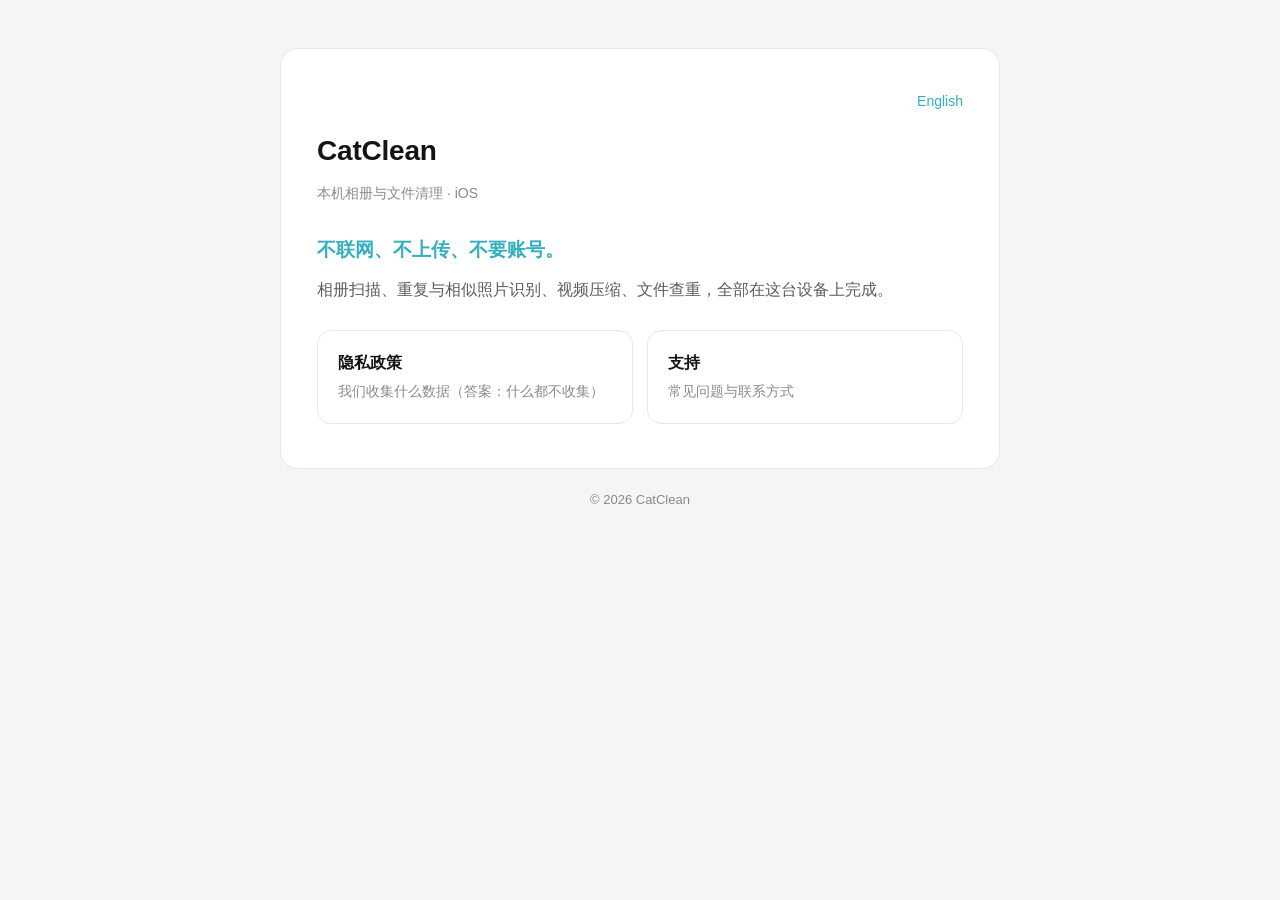
<file: index.html>
<!doctype html>
<html lang="zh-Hans">
<head>
  <meta charset="utf-8">
  <meta name="viewport" content="width=device-width, initial-scale=1">
  <title>CatClean</title>
  <link rel="stylesheet" href="style.css">
</head>
<body>
  <main>
    <p class="meta lang"><a href="en/index.html">English</a></p>
    <h1>CatClean</h1>
    <p class="meta">本机相册与文件清理 · iOS</p>
    <p class="lead"><strong>不联网、不上传、不要账号。</strong></p>
    <p>相册扫描、重复与相似照片识别、视频压缩、文件查重，全部在这台设备上完成。</p>

    <div class="cards">
      <a class="card" href="privacy.html">
        <b>隐私政策</b>
        <span>我们收集什么数据（答案：什么都不收集）</span>
      </a>
      <a class="card" href="support.html">
        <b>支持</b>
        <span>常见问题与联系方式</span>
      </a>
    </div>
  </main>
  <footer>© 2026 CatClean</footer>
</body>
</html>
</file>
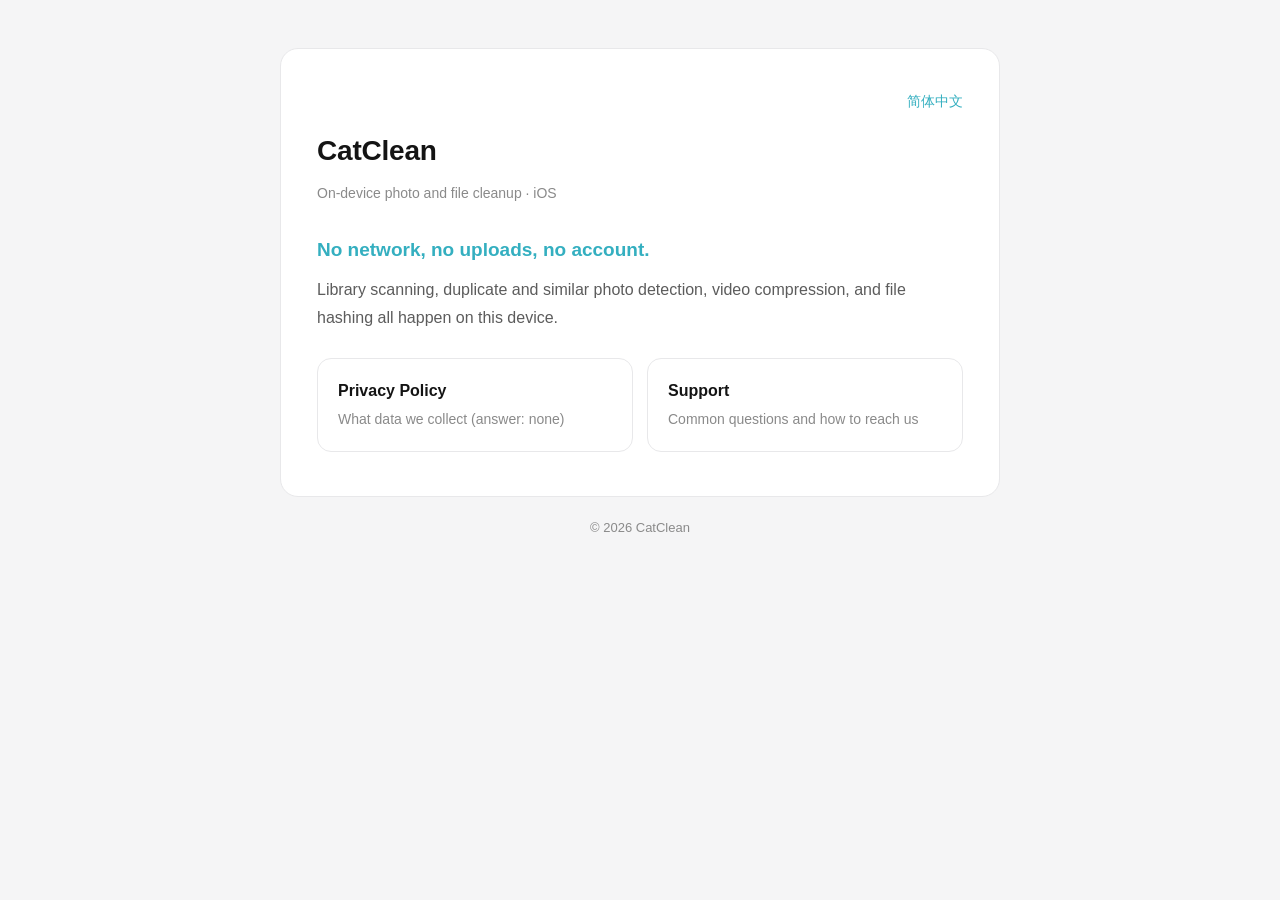
<file: en/index.html>
<!doctype html>
<html lang="en">
<head>
  <meta charset="utf-8">
  <meta name="viewport" content="width=device-width, initial-scale=1">
  <title>CatClean</title>
  <link rel="stylesheet" href="../style.css">
</head>
<body>
  <main>
    <p class="meta lang"><a href="../index.html">简体中文</a></p>
    <h1>CatClean</h1>
    <p class="meta">On-device photo and file cleanup · iOS</p>
    <p class="lead"><strong>No network, no uploads, no account.</strong></p>
    <p>Library scanning, duplicate and similar photo detection, video compression, and file
       hashing all happen on this device.</p>

    <div class="cards">
      <a class="card" href="privacy.html">
        <b>Privacy Policy</b>
        <span>What data we collect (answer: none)</span>
      </a>
      <a class="card" href="support.html">
        <b>Support</b>
        <span>Common questions and how to reach us</span>
      </a>
    </div>
  </main>
  <footer>© 2026 CatClean</footer>
</body>
</html>
</file>
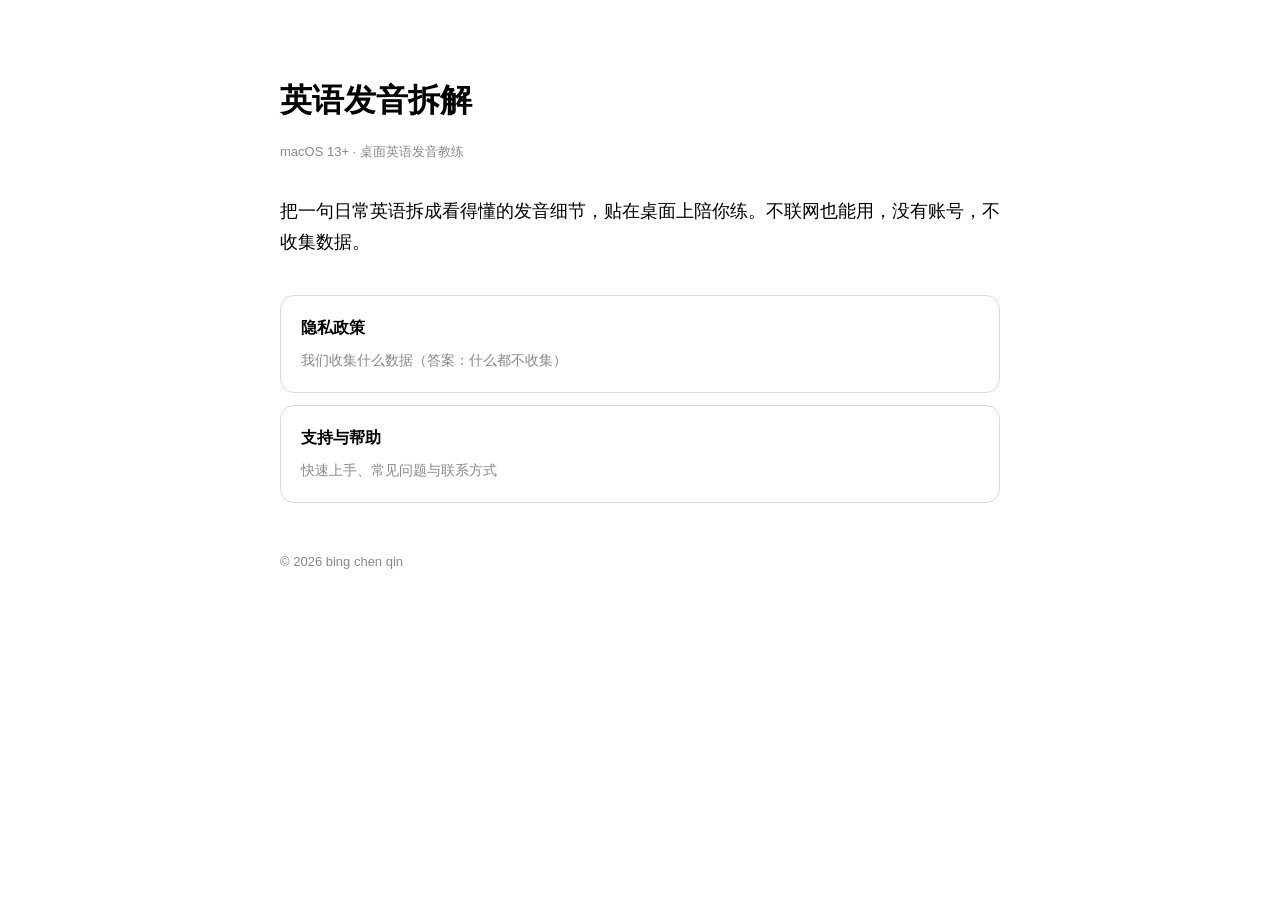
<file: soundbreakdown/index.html>
<!DOCTYPE html>
<html lang="zh-Hans">
<head>
<meta charset="utf-8">
<meta name="viewport" content="width=device-width, initial-scale=1">
<title>英语发音拆解</title>
<style>
  :root { color-scheme: light dark; }
  body { font: 16px/1.75 -apple-system, BlinkMacSystemFont, "SF Pro Text", "PingFang SC", sans-serif;
         max-width: 720px; margin: 0 auto; padding: 72px 24px 96px; }
  h1 { font-size: 32px; margin: 0 0 6px; }
  .meta { color: #888; font-size: 13px; margin-bottom: 32px; }
  .lead { font-size: 18px; }
  .cards { display: grid; gap: 12px; margin: 36px 0; }
  a.card { display: block; padding: 18px 20px; border: 1px solid rgba(127,127,127,.28);
           border-radius: 14px; text-decoration: none; color: inherit; }
  a.card:hover { border-color: #6b5cff; }
  b { display: block; font-size: 16px; margin-bottom: 4px; }
  span { color: #888; font-size: 14px; }
  footer { color: #888; font-size: 13px; margin-top: 48px; }
</style>
</head>
<body>
  <h1>英语发音拆解</h1>
  <p class="meta">macOS 13+ · 桌面英语发音教练</p>
  <p class="lead">把一句日常英语拆成看得懂的发音细节，贴在桌面上陪你练。不联网也能用，没有账号，不收集数据。</p>

  <div class="cards">
    <a class="card" href="privacy.html">
      <b>隐私政策</b>
      <span>我们收集什么数据（答案：什么都不收集）</span>
    </a>
    <a class="card" href="support.html">
      <b>支持与帮助</b>
      <span>快速上手、常见问题与联系方式</span>
    </a>
  </div>

  <footer>© 2026 bing chen qin</footer>
</body>
</html>
</file>
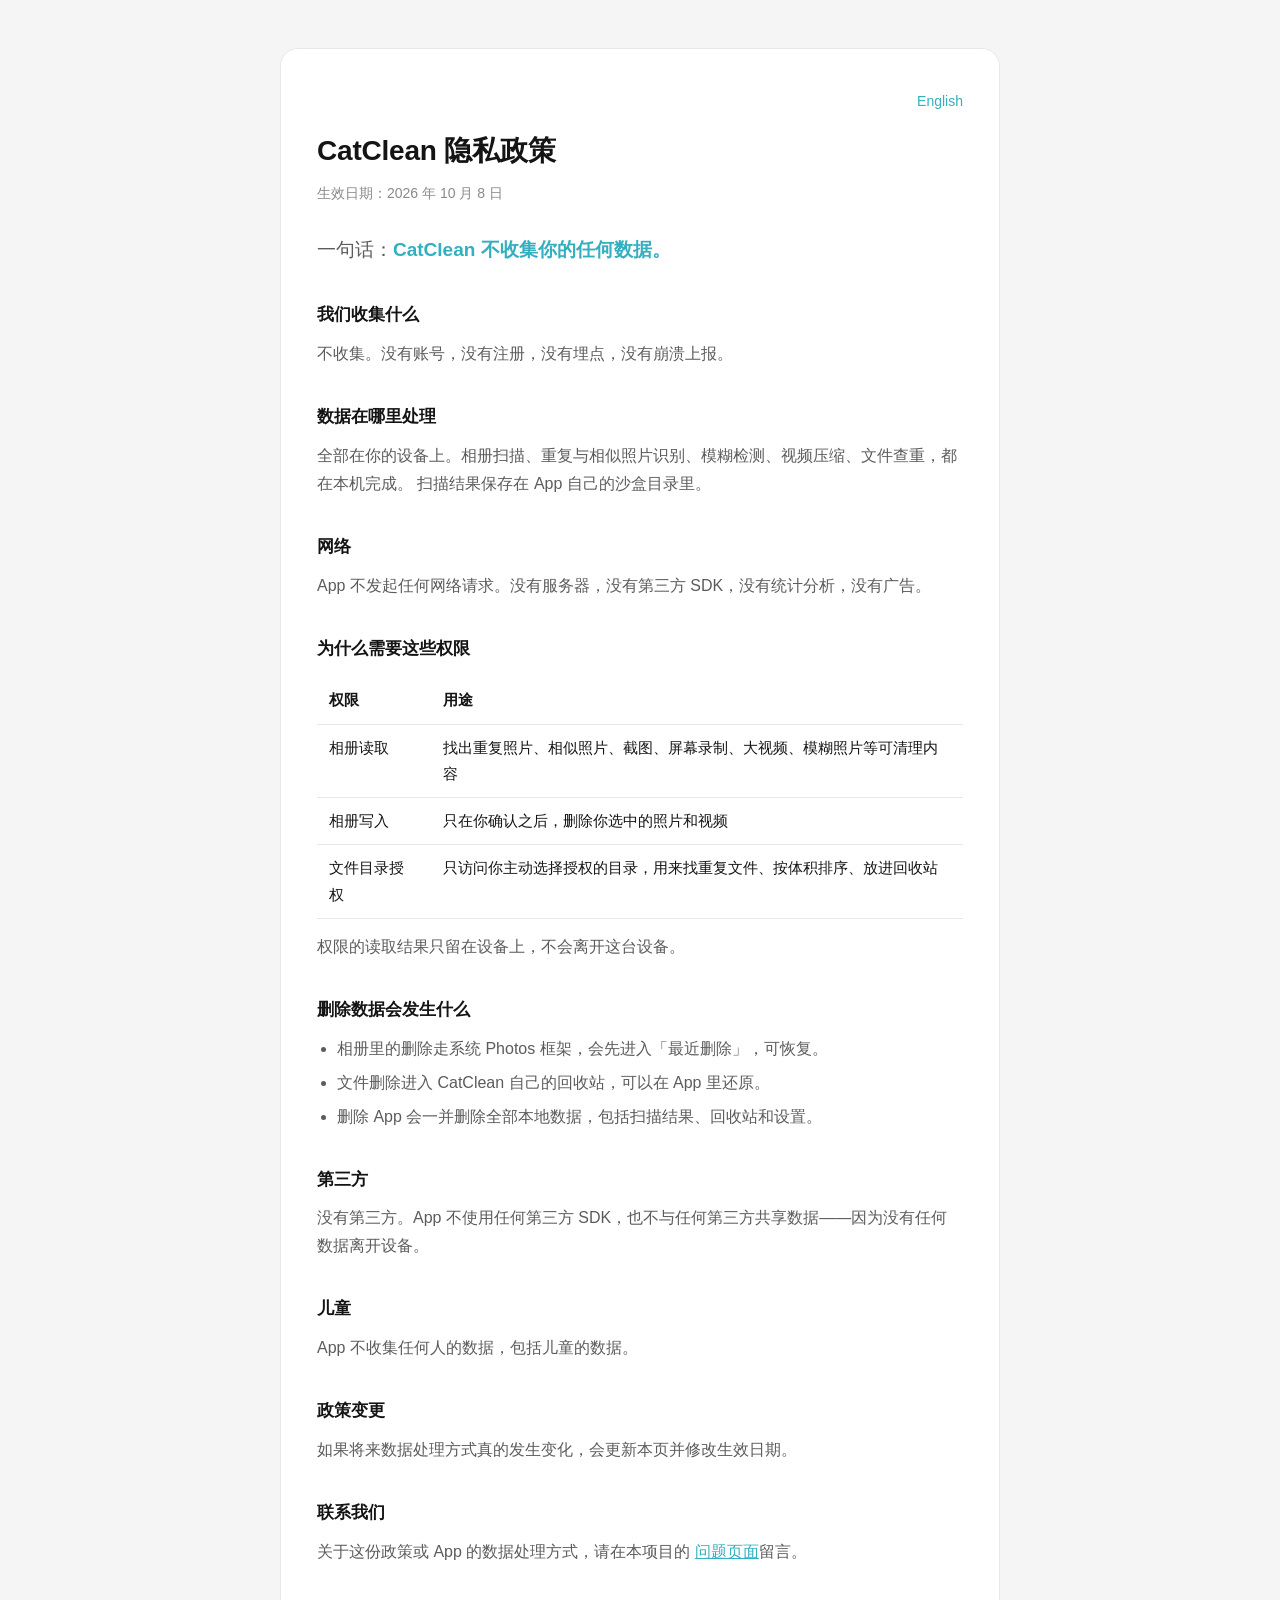
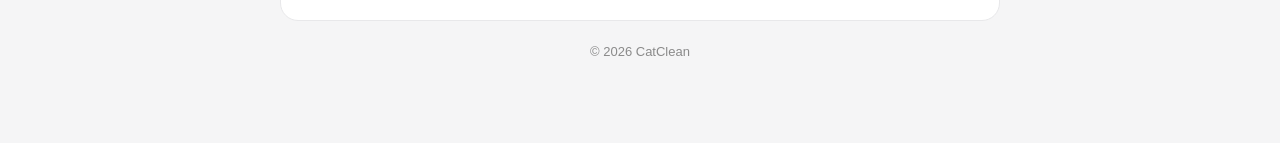
<file: privacy.html>
<!doctype html>
<html lang="zh-Hans">
<head>
  <meta charset="utf-8">
  <meta name="viewport" content="width=device-width, initial-scale=1">
  <title>隐私政策 · CatClean</title>
  <link rel="stylesheet" href="style.css">
</head>
<body>
  <main>
    <p class="meta lang"><a href="en/privacy.html">English</a></p>
    <h1>CatClean 隐私政策</h1>
    <p class="meta">生效日期：2026 年 10 月 8 日</p>

    <p class="lead">一句话：<strong>CatClean 不收集你的任何数据。</strong></p>

    <h2>我们收集什么</h2>
    <p>不收集。没有账号，没有注册，没有埋点，没有崩溃上报。</p>

    <h2>数据在哪里处理</h2>
    <p>全部在你的设备上。相册扫描、重复与相似照片识别、模糊检测、视频压缩、文件查重，都在本机完成。
       扫描结果保存在 App 自己的沙盒目录里。</p>

    <h2>网络</h2>
    <p>App 不发起任何网络请求。没有服务器，没有第三方 SDK，没有统计分析，没有广告。</p>

    <h2>为什么需要这些权限</h2>
    <table>
      <tr><th>权限</th><th>用途</th></tr>
      <tr><td>相册读取</td><td>找出重复照片、相似照片、截图、屏幕录制、大视频、模糊照片等可清理内容</td></tr>
      <tr><td>相册写入</td><td>只在你确认之后，删除你选中的照片和视频</td></tr>
      <tr><td>文件目录授权</td><td>只访问你主动选择授权的目录，用来找重复文件、按体积排序、放进回收站</td></tr>
    </table>
    <p>权限的读取结果只留在设备上，不会离开这台设备。</p>

    <h2>删除数据会发生什么</h2>
    <ul>
      <li>相册里的删除走系统 Photos 框架，会先进入「最近删除」，可恢复。</li>
      <li>文件删除进入 CatClean 自己的回收站，可以在 App 里还原。</li>
      <li>删除 App 会一并删除全部本地数据，包括扫描结果、回收站和设置。</li>
    </ul>

    <h2>第三方</h2>
    <p>没有第三方。App 不使用任何第三方 SDK，也不与任何第三方共享数据——因为没有任何数据离开设备。</p>

    <h2>儿童</h2>
    <p>App 不收集任何人的数据，包括儿童的数据。</p>

    <h2>政策变更</h2>
    <p>如果将来数据处理方式真的发生变化，会更新本页并修改生效日期。</p>

    <h2>联系我们</h2>
    <p>关于这份政策或 App 的数据处理方式，请在本项目的
       <a href="https://github.com/showtestlog/catclean-site/issues">问题页面</a>留言。</p>
  </main>
  <footer>© 2026 CatClean</footer>
</body>
</html>
</file>
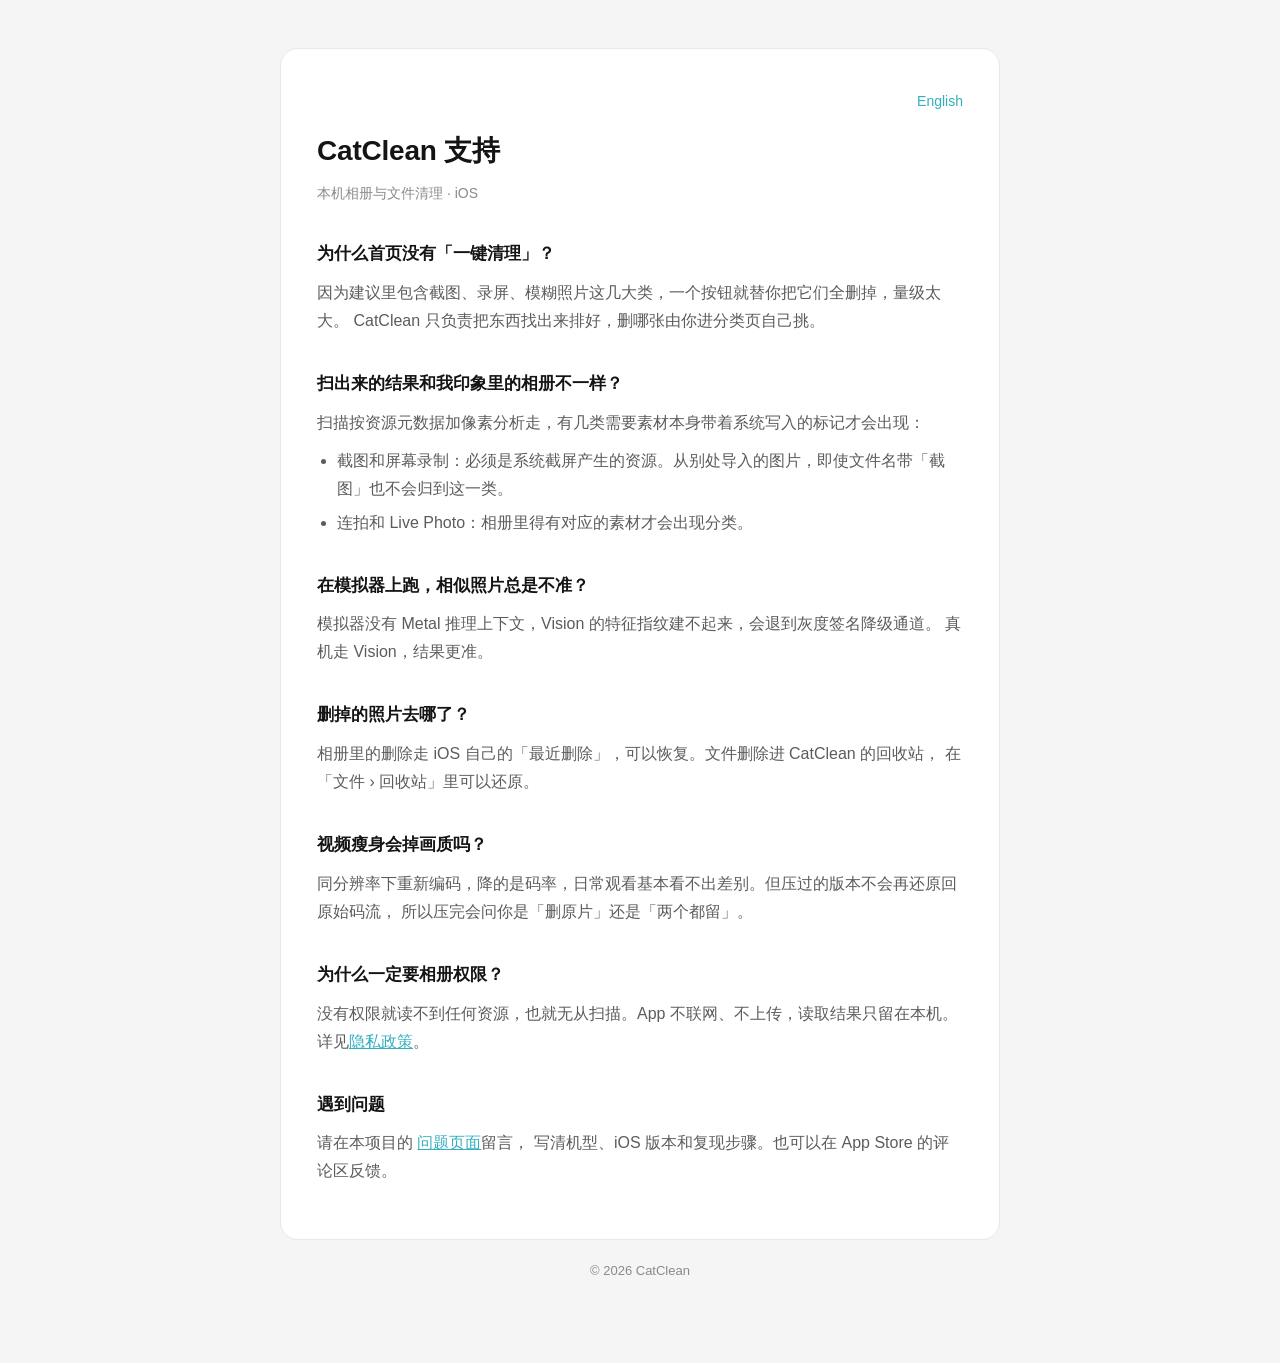
<file: support.html>
<!doctype html>
<html lang="zh-Hans">
<head>
  <meta charset="utf-8">
  <meta name="viewport" content="width=device-width, initial-scale=1">
  <title>支持 · CatClean</title>
  <link rel="stylesheet" href="style.css">
</head>
<body>
  <main>
    <p class="meta lang"><a href="en/support.html">English</a></p>
    <h1>CatClean 支持</h1>
    <p class="meta">本机相册与文件清理 · iOS</p>

    <h2>为什么首页没有「一键清理」？</h2>
    <p>因为建议里包含截图、录屏、模糊照片这几大类，一个按钮就替你把它们全删掉，量级太大。
       CatClean 只负责把东西找出来排好，删哪张由你进分类页自己挑。</p>

    <h2>扫出来的结果和我印象里的相册不一样？</h2>
    <p>扫描按资源元数据加像素分析走，有几类需要素材本身带着系统写入的标记才会出现：</p>
    <ul>
      <li>截图和屏幕录制：必须是系统截屏产生的资源。从别处导入的图片，即使文件名带「截图」也不会归到这一类。</li>
      <li>连拍和 Live Photo：相册里得有对应的素材才会出现分类。</li>
    </ul>

    <h2>在模拟器上跑，相似照片总是不准？</h2>
    <p>模拟器没有 Metal 推理上下文，Vision 的特征指纹建不起来，会退到灰度签名降级通道。
       真机走 Vision，结果更准。</p>

    <h2>删掉的照片去哪了？</h2>
    <p>相册里的删除走 iOS 自己的「最近删除」，可以恢复。文件删除进 CatClean 的回收站，
       在「文件 › 回收站」里可以还原。</p>

    <h2>视频瘦身会掉画质吗？</h2>
    <p>同分辨率下重新编码，降的是码率，日常观看基本看不出差别。但压过的版本不会再还原回原始码流，
       所以压完会问你是「删原片」还是「两个都留」。</p>

    <h2>为什么一定要相册权限？</h2>
    <p>没有权限就读不到任何资源，也就无从扫描。App 不联网、不上传，读取结果只留在本机。
       详见<a href="privacy.html">隐私政策</a>。</p>

    <h2>遇到问题</h2>
    <p>请在本项目的
       <a href="https://github.com/showtestlog/catclean-site/issues">问题页面</a>留言，
       写清机型、iOS 版本和复现步骤。也可以在 App Store 的评论区反馈。</p>
  </main>
  <footer>© 2026 CatClean</footer>
</body>
</html>
</file>
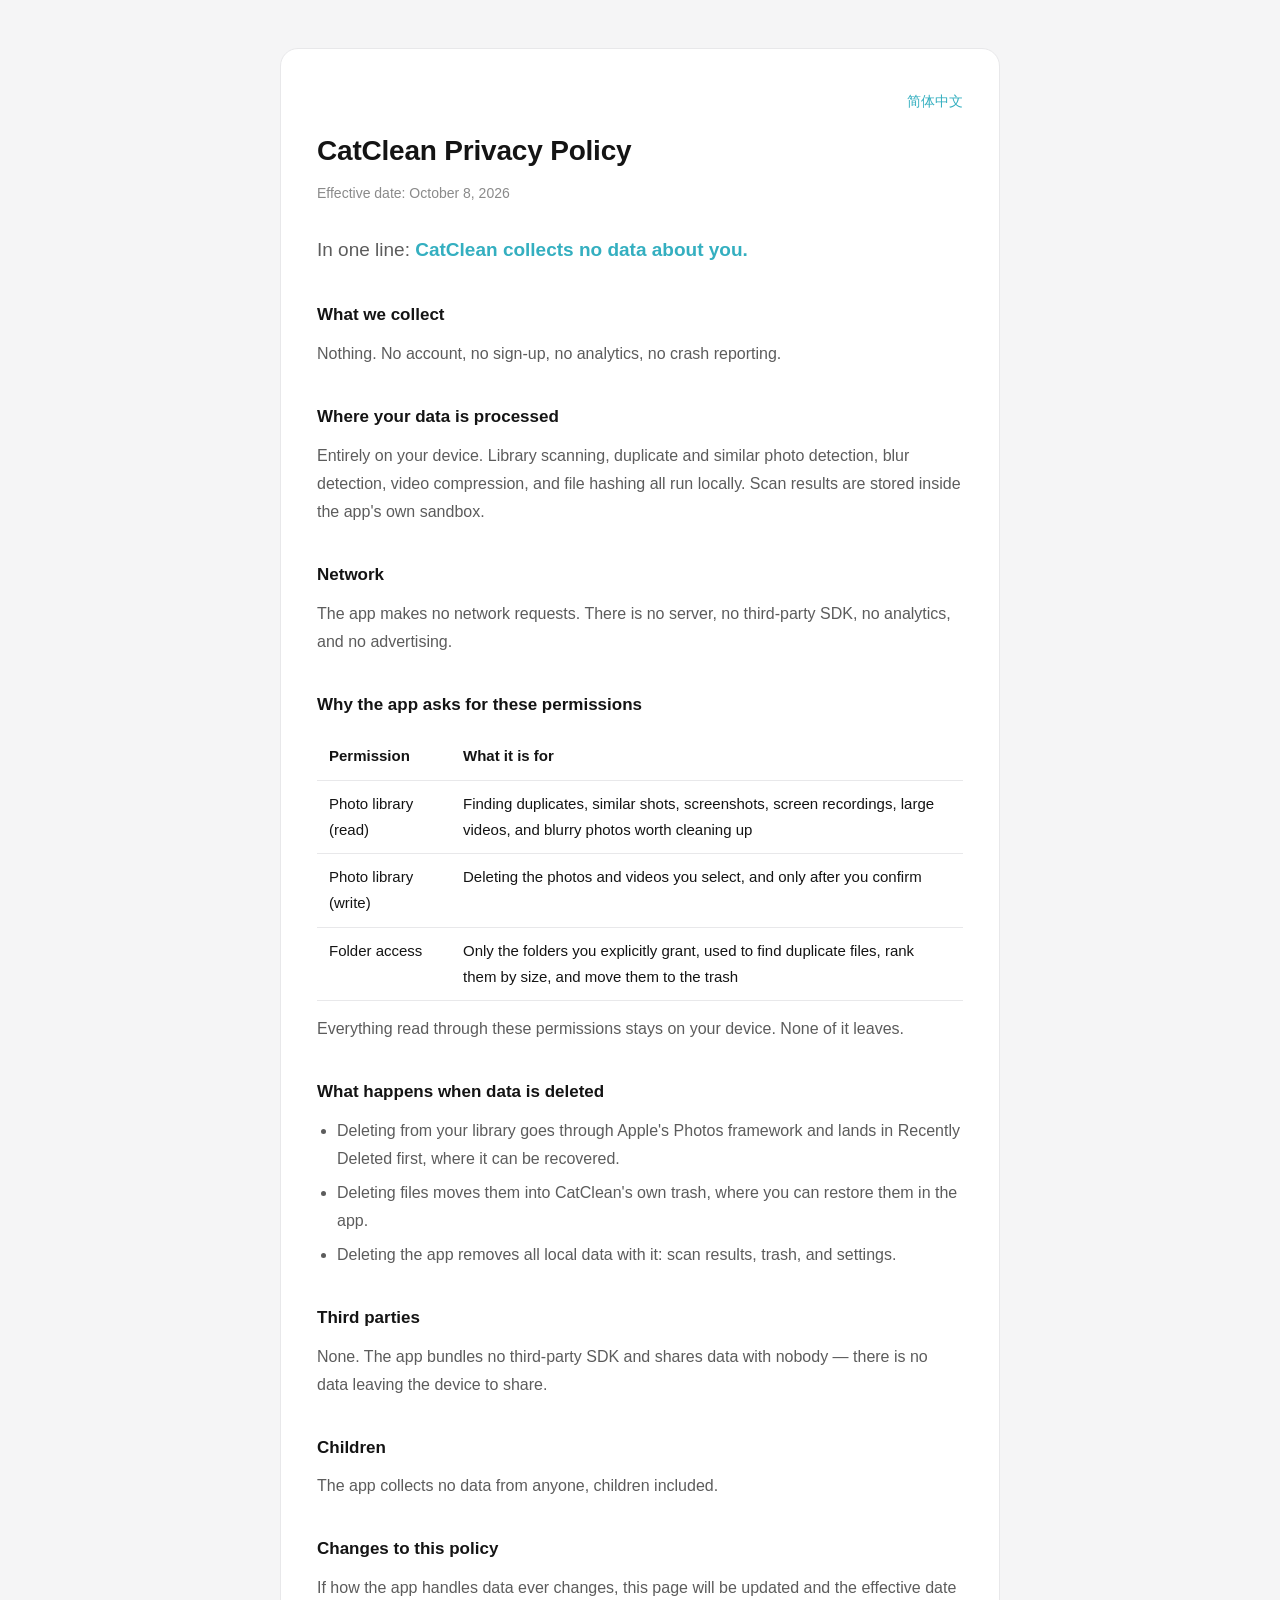
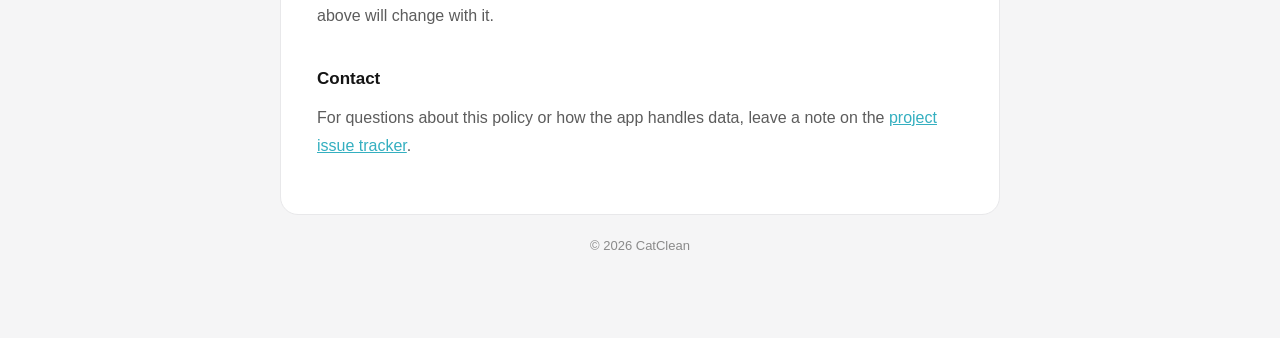
<file: en/privacy.html>
<!doctype html>
<html lang="en">
<head>
  <meta charset="utf-8">
  <meta name="viewport" content="width=device-width, initial-scale=1">
  <title>Privacy Policy · CatClean</title>
  <link rel="stylesheet" href="../style.css">
</head>
<body>
  <main>
    <p class="meta lang"><a href="../privacy.html">简体中文</a></p>
    <h1>CatClean Privacy Policy</h1>
    <p class="meta">Effective date: October 8, 2026</p>

    <p class="lead">In one line: <strong>CatClean collects no data about you.</strong></p>

    <h2>What we collect</h2>
    <p>Nothing. No account, no sign-up, no analytics, no crash reporting.</p>

    <h2>Where your data is processed</h2>
    <p>Entirely on your device. Library scanning, duplicate and similar photo detection, blur
       detection, video compression, and file hashing all run locally. Scan results are stored
       inside the app's own sandbox.</p>

    <h2>Network</h2>
    <p>The app makes no network requests. There is no server, no third-party SDK, no analytics,
       and no advertising.</p>

    <h2>Why the app asks for these permissions</h2>
    <table>
      <tr><th>Permission</th><th>What it is for</th></tr>
      <tr><td>Photo library (read)</td><td>Finding duplicates, similar shots, screenshots, screen recordings, large videos, and blurry photos worth cleaning up</td></tr>
      <tr><td>Photo library (write)</td><td>Deleting the photos and videos you select, and only after you confirm</td></tr>
      <tr><td>Folder access</td><td>Only the folders you explicitly grant, used to find duplicate files, rank them by size, and move them to the trash</td></tr>
    </table>
    <p>Everything read through these permissions stays on your device. None of it leaves.</p>

    <h2>What happens when data is deleted</h2>
    <ul>
      <li>Deleting from your library goes through Apple's Photos framework and lands in Recently
          Deleted first, where it can be recovered.</li>
      <li>Deleting files moves them into CatClean's own trash, where you can restore them in the app.</li>
      <li>Deleting the app removes all local data with it: scan results, trash, and settings.</li>
    </ul>

    <h2>Third parties</h2>
    <p>None. The app bundles no third-party SDK and shares data with nobody — there is no data
       leaving the device to share.</p>

    <h2>Children</h2>
    <p>The app collects no data from anyone, children included.</p>

    <h2>Changes to this policy</h2>
    <p>If how the app handles data ever changes, this page will be updated and the effective date
       above will change with it.</p>

    <h2>Contact</h2>
    <p>For questions about this policy or how the app handles data, leave a note on the
       <a href="https://github.com/showtestlog/catclean-site/issues">project issue tracker</a>.</p>
  </main>
  <footer>© 2026 CatClean</footer>
</body>
</html>
</file>
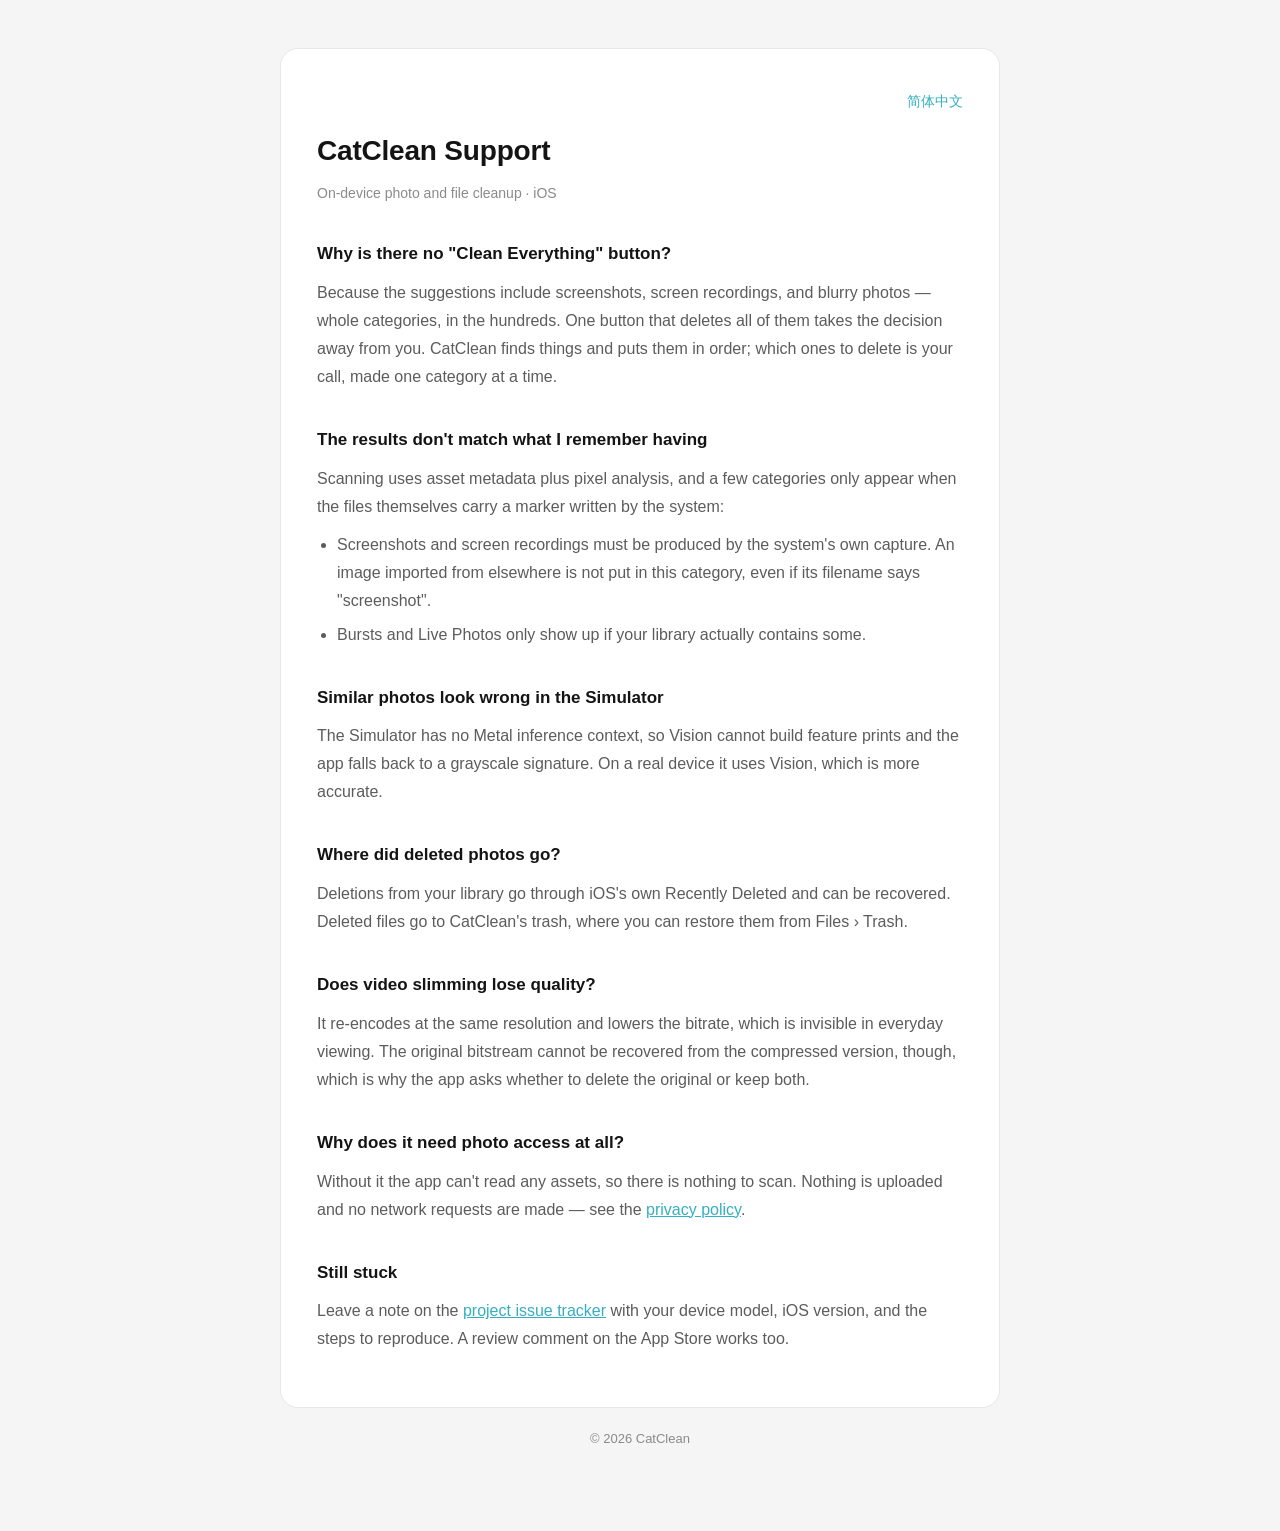
<file: en/support.html>
<!doctype html>
<html lang="en">
<head>
  <meta charset="utf-8">
  <meta name="viewport" content="width=device-width, initial-scale=1">
  <title>Support · CatClean</title>
  <link rel="stylesheet" href="../style.css">
</head>
<body>
  <main>
    <p class="meta lang"><a href="../support.html">简体中文</a></p>
    <h1>CatClean Support</h1>
    <p class="meta">On-device photo and file cleanup · iOS</p>

    <h2>Why is there no "Clean Everything" button?</h2>
    <p>Because the suggestions include screenshots, screen recordings, and blurry photos — whole
       categories, in the hundreds. One button that deletes all of them takes the decision away
       from you. CatClean finds things and puts them in order; which ones to delete is your call,
       made one category at a time.</p>

    <h2>The results don't match what I remember having</h2>
    <p>Scanning uses asset metadata plus pixel analysis, and a few categories only appear when the
       files themselves carry a marker written by the system:</p>
    <ul>
      <li>Screenshots and screen recordings must be produced by the system's own capture. An image
          imported from elsewhere is not put in this category, even if its filename says
          "screenshot".</li>
      <li>Bursts and Live Photos only show up if your library actually contains some.</li>
    </ul>

    <h2>Similar photos look wrong in the Simulator</h2>
    <p>The Simulator has no Metal inference context, so Vision cannot build feature prints and the
       app falls back to a grayscale signature. On a real device it uses Vision, which is more
       accurate.</p>

    <h2>Where did deleted photos go?</h2>
    <p>Deletions from your library go through iOS's own Recently Deleted and can be recovered.
       Deleted files go to CatClean's trash, where you can restore them from Files › Trash.</p>

    <h2>Does video slimming lose quality?</h2>
    <p>It re-encodes at the same resolution and lowers the bitrate, which is invisible in everyday
       viewing. The original bitstream cannot be recovered from the compressed version, though,
       which is why the app asks whether to delete the original or keep both.</p>

    <h2>Why does it need photo access at all?</h2>
    <p>Without it the app can't read any assets, so there is nothing to scan. Nothing is uploaded
       and no network requests are made — see the <a href="privacy.html">privacy policy</a>.</p>

    <h2>Still stuck</h2>
    <p>Leave a note on the
       <a href="https://github.com/showtestlog/catclean-site/issues">project issue tracker</a> with
       your device model, iOS version, and the steps to reproduce. A review comment on the App
       Store works too.</p>
  </main>
  <footer>© 2026 CatClean</footer>
</body>
</html>
</file>
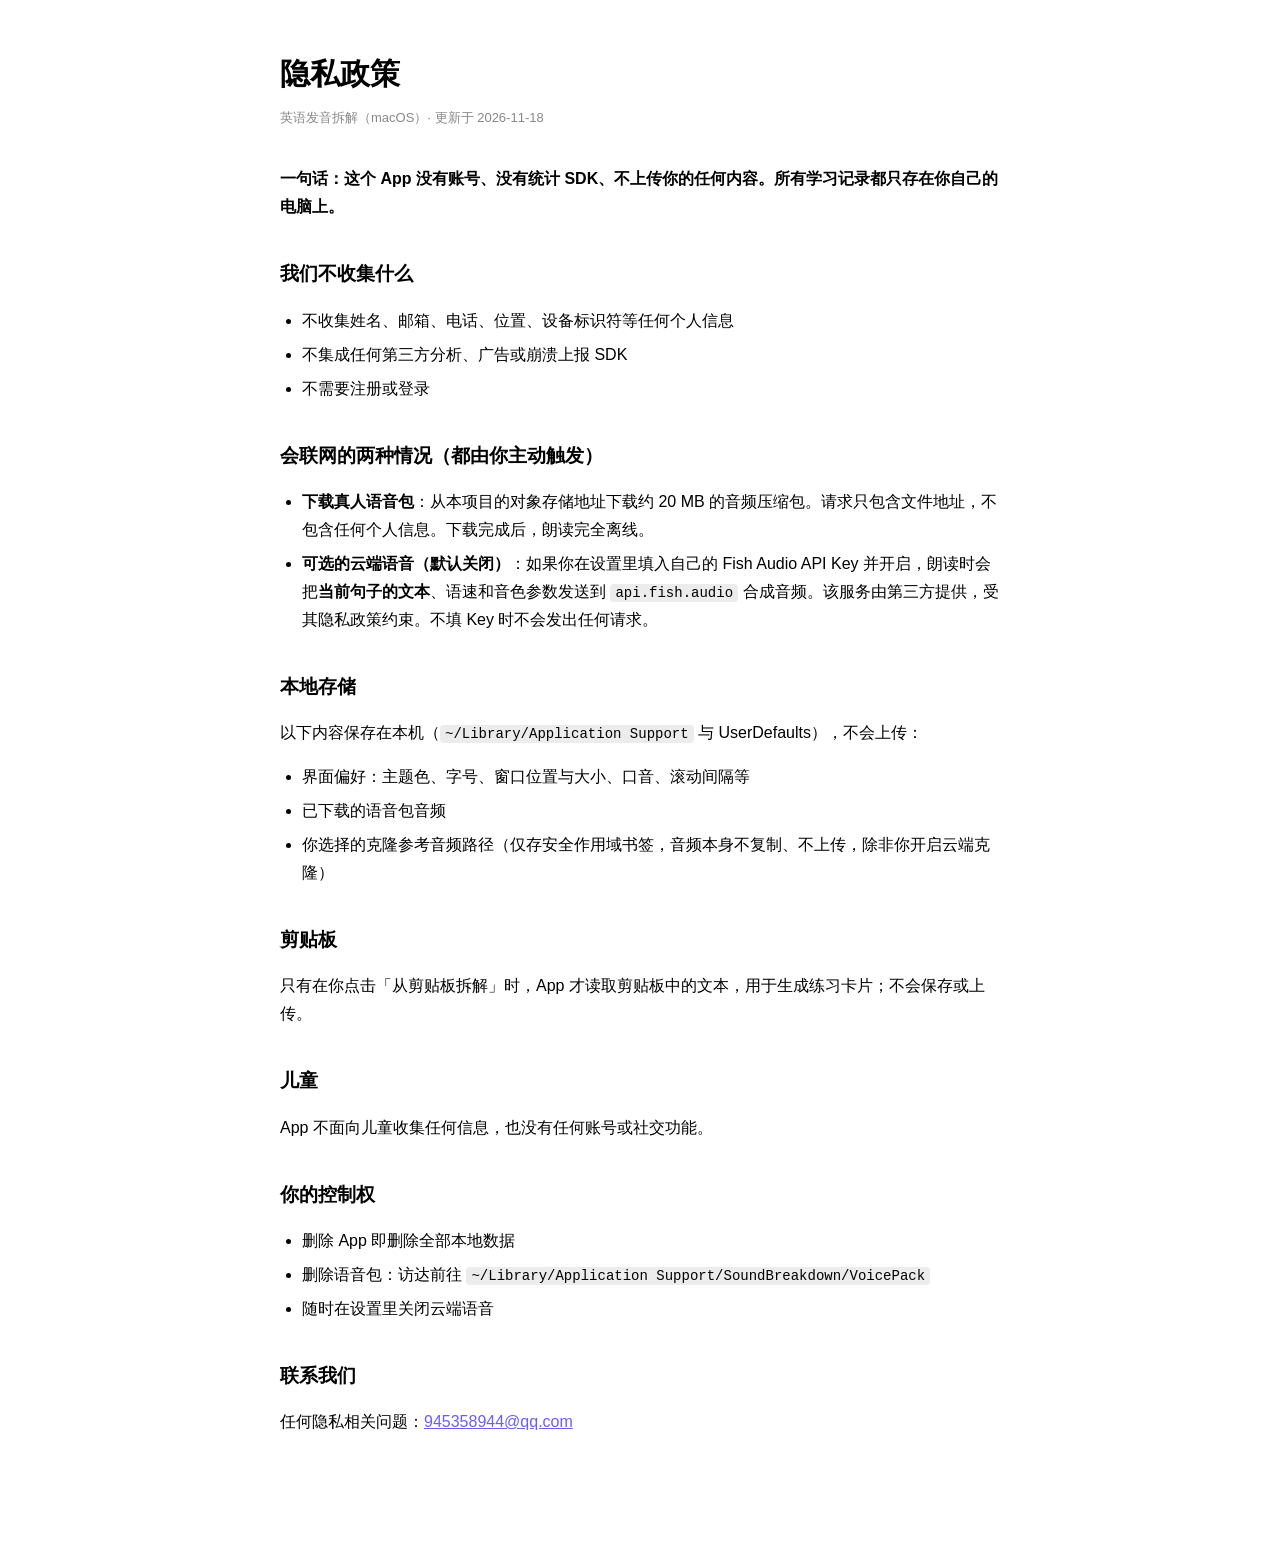
<file: soundbreakdown/privacy.html>
<!DOCTYPE html>
<html lang="zh-Hans">
<head>
<meta charset="utf-8">
<meta name="viewport" content="width=device-width, initial-scale=1">
<title>隐私政策 · 英语发音拆解</title>
<style>
  :root { color-scheme: light dark; }
  body { font: 16px/1.75 -apple-system, BlinkMacSystemFont, "SF Pro Text", "PingFang SC", sans-serif;
         max-width: 720px; margin: 0 auto; padding: 48px 24px 96px; }
  h1 { font-size: 30px; margin: 0 0 6px; }
  .meta { color: #888; font-size: 13px; margin-bottom: 36px; }
  h2 { font-size: 19px; margin: 36px 0 10px; }
  ul { padding-left: 22px; }
  li { margin: 6px 0; }
  code { font-size: 14px; background: rgba(127,127,127,.15); padding: 1px 5px; border-radius: 4px; }
  a { color: #6b5cff; }
  hr { border: none; border-top: 1px solid rgba(127,127,127,.25); margin: 40px 0; }
</style>
</head>
<body>
<h1>隐私政策</h1>
<div class="meta">英语发音拆解（macOS）· 更新于 2026-11-18</div>

<p><strong>一句话：这个 App 没有账号、没有统计 SDK、不上传你的任何内容。所有学习记录都只存在你自己的电脑上。</strong></p>

<h2>我们不收集什么</h2>
<ul>
  <li>不收集姓名、邮箱、电话、位置、设备标识符等任何个人信息</li>
  <li>不集成任何第三方分析、广告或崩溃上报 SDK</li>
  <li>不需要注册或登录</li>
</ul>

<h2>会联网的两种情况（都由你主动触发）</h2>
<ul>
  <li><strong>下载真人语音包</strong>：从本项目的对象存储地址下载约 20 MB 的音频压缩包。请求只包含文件地址，不包含任何个人信息。下载完成后，朗读完全离线。</li>
  <li><strong>可选的云端语音（默认关闭）</strong>：如果你在设置里填入自己的 Fish Audio API Key 并开启，朗读时会把<strong>当前句子的文本</strong>、语速和音色参数发送到 <code>api.fish.audio</code> 合成音频。该服务由第三方提供，受其隐私政策约束。不填 Key 时不会发出任何请求。</li>
</ul>

<h2>本地存储</h2>
<p>以下内容保存在本机（<code>~/Library/Application Support</code> 与 UserDefaults），不会上传：</p>
<ul>
  <li>界面偏好：主题色、字号、窗口位置与大小、口音、滚动间隔等</li>
  <li>已下载的语音包音频</li>
  <li>你选择的克隆参考音频路径（仅存安全作用域书签，音频本身不复制、不上传，除非你开启云端克隆）</li>
</ul>

<h2>剪贴板</h2>
<p>只有在你点击「从剪贴板拆解」时，App 才读取剪贴板中的文本，用于生成练习卡片；不会保存或上传。</p>

<h2>儿童</h2>
<p>App 不面向儿童收集任何信息，也没有任何账号或社交功能。</p>

<h2>你的控制权</h2>
<ul>
  <li>删除 App 即删除全部本地数据</li>
  <li>删除语音包：访达前往 <code>~/Library/Application Support/SoundBreakdown/VoicePack</code></li>
  <li>随时在设置里关闭云端语音</li>
</ul>

<h2>联系我们</h2>
<p>任何隐私相关问题：<a href="mailto:945358944@qq.com">945358944@qq.com</a></p>
</body>
</html>
</file>
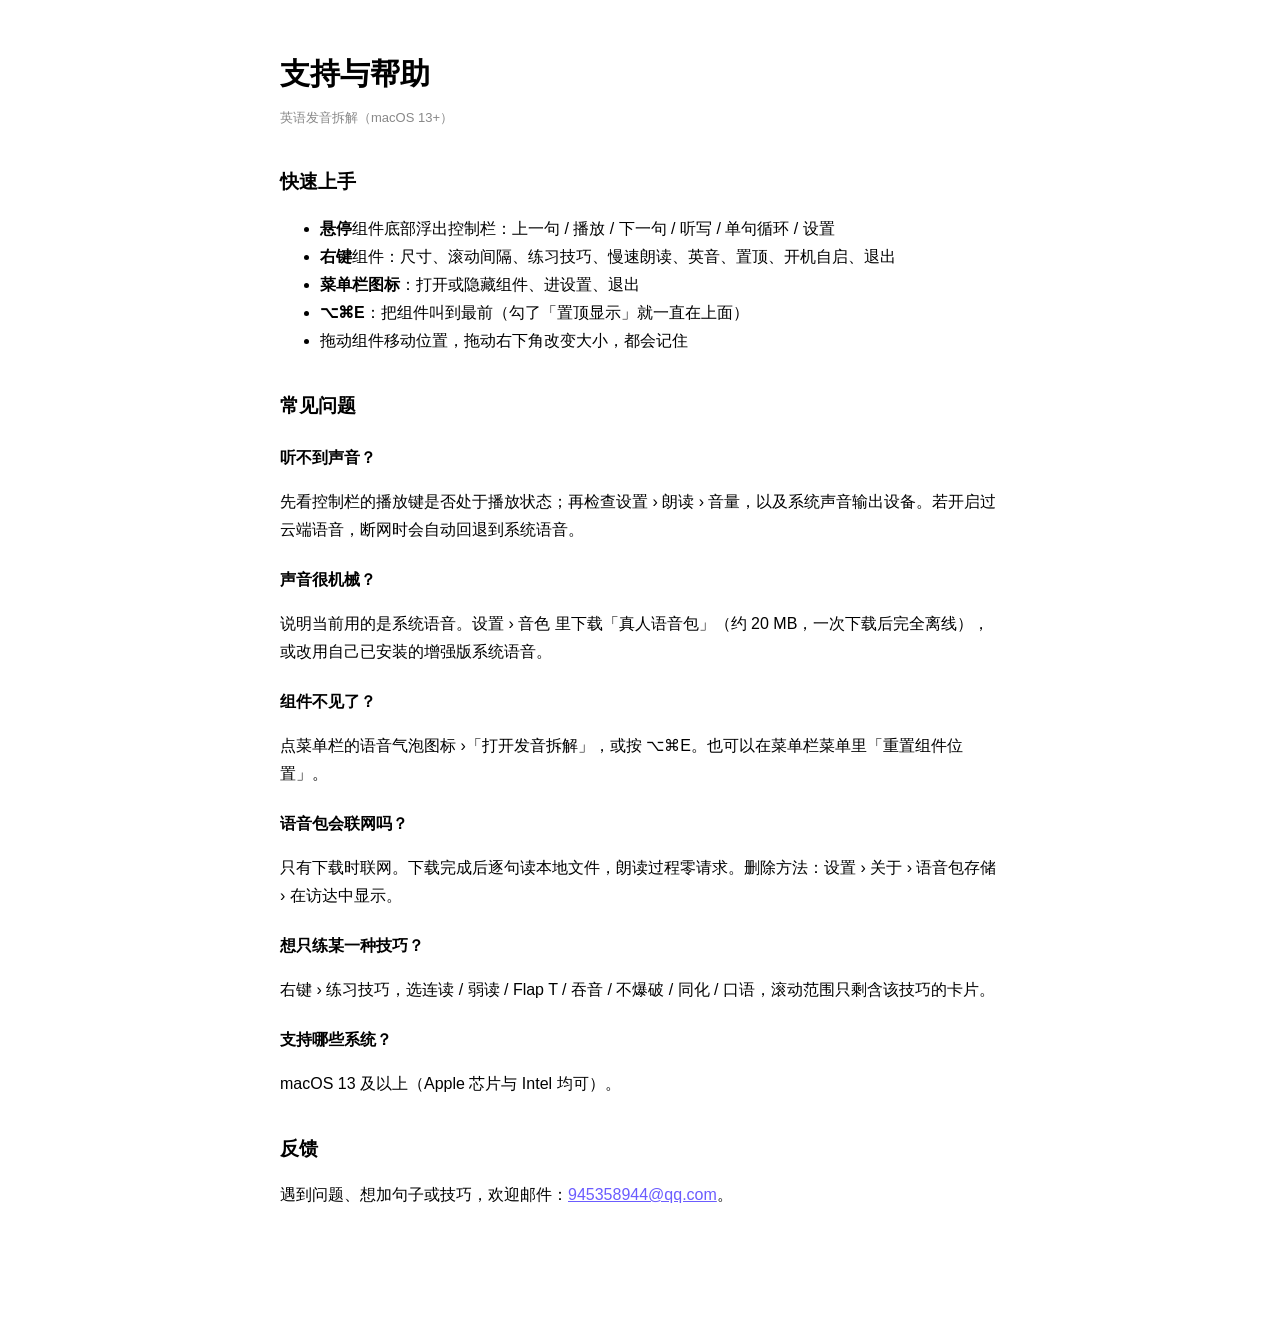
<file: soundbreakdown/support.html>
<!DOCTYPE html>
<html lang="zh-Hans">
<head>
<meta charset="utf-8">
<meta name="viewport" content="width=device-width, initial-scale=1">
<title>支持与帮助 · 英语发音拆解</title>
<style>
  :root { color-scheme: light dark; }
  body { font: 16px/1.75 -apple-system, BlinkMacSystemFont, "SF Pro Text", "PingFang SC", sans-serif;
         max-width: 720px; margin: 0 auto; padding: 48px 24px 96px; }
  h1 { font-size: 30px; margin: 0 0 6px; }
  .meta { color: #888; font-size: 13px; margin-bottom: 36px; }
  h2 { font-size: 19px; margin: 34px 0 8px; }
  h3 { font-size: 16px; margin: 22px 0 4px; }
  code { font-size: 14px; background: rgba(127,127,127,.15); padding: 1px 5px; border-radius: 4px; }
  a { color: #6b5cff; }
  .q { font-weight: 600; margin-top: 22px; }
</style>
</head>
<body>
<h1>支持与帮助</h1>
<div class="meta">英语发音拆解（macOS 13+）</div>

<h2>快速上手</h2>
<ul>
  <li><strong>悬停</strong>组件底部浮出控制栏：上一句 / 播放 / 下一句 / 听写 / 单句循环 / 设置</li>
  <li><strong>右键</strong>组件：尺寸、滚动间隔、练习技巧、慢速朗读、英音、置顶、开机自启、退出</li>
  <li><strong>菜单栏图标</strong>：打开或隐藏组件、进设置、退出</li>
  <li><strong>⌥⌘E</strong>：把组件叫到最前（勾了「置顶显示」就一直在上面）</li>
  <li>拖动组件移动位置，拖动右下角改变大小，都会记住</li>
</ul>

<h2>常见问题</h2>

<div class="q">听不到声音？</div>
<p>先看控制栏的播放键是否处于播放状态；再检查设置 › 朗读 › 音量，以及系统声音输出设备。若开启过云端语音，断网时会自动回退到系统语音。</p>

<div class="q">声音很机械？</div>
<p>说明当前用的是系统语音。设置 › 音色 里下载「真人语音包」（约 20 MB，一次下载后完全离线），或改用自己已安装的增强版系统语音。</p>

<div class="q">组件不见了？</div>
<p>点菜单栏的语音气泡图标 ›「打开发音拆解」，或按 ⌥⌘E。也可以在菜单栏菜单里「重置组件位置」。</p>

<div class="q">语音包会联网吗？</div>
<p>只有下载时联网。下载完成后逐句读本地文件，朗读过程零请求。删除方法：设置 › 关于 › 语音包存储 › 在访达中显示。</p>

<div class="q">想只练某一种技巧？</div>
<p>右键 › 练习技巧，选连读 / 弱读 / Flap T / 吞音 / 不爆破 / 同化 / 口语，滚动范围只剩含该技巧的卡片。</p>

<div class="q">支持哪些系统？</div>
<p>macOS 13 及以上（Apple 芯片与 Intel 均可）。</p>

<h2>反馈</h2>
<p>遇到问题、想加句子或技巧，欢迎邮件：<a href="mailto:945358944@qq.com">945358944@qq.com</a>。</p>
</body>
</html>
</file>
<file: style.css>
/* CatClean 法务页的样式。抄的是 App 自己的令牌：同一个青色、同一套灰阶。
   一个文件管三个页面，不上任何框架——这三页加起来不到 200 行字，为它引一个
   CSS 框架只会让「这个网站能不能打开」多一个失败点。 */

:root {
  --brand: #34afc0;
  --ink: #141414;
  --subtitle: #5c5c5c;
  --tertiary: #8a8a8a;
  --canvas: #f5f5f6;
  --surface: #ffffff;
  --line: #e8e8ea;
}

@media (prefers-color-scheme: dark) {
  :root {
    --ink: #f2f2f3;
    --subtitle: #b6b6b8;
    --tertiary: #8a8a8c;
    --canvas: #131415;
    --surface: #1c1d1f;
    --line: #2c2d2f;
  }
}

* { box-sizing: border-box; }

body {
  margin: 0;
  padding: 48px 20px 80px;
  background: var(--canvas);
  color: var(--ink);
  font: 16px/1.75 -apple-system, BlinkMacSystemFont, "PingFang SC",
        "Hiragino Sans GB", "Microsoft YaHei", sans-serif;
  -webkit-font-smoothing: antialiased;
}

main {
  max-width: 720px;
  margin: 0 auto;
  background: var(--surface);
  border: 1px solid var(--line);
  border-radius: 18px;
  padding: 40px 36px 44px;
}

h1 {
  margin: 0 0 6px;
  font-size: 28px;
  letter-spacing: -0.2px;
}

h2 {
  margin: 34px 0 8px;
  font-size: 17px;
}

.meta {
  margin: 0 0 28px;
  color: var(--tertiary);
  font-size: 14px;
}

/* 语言开关压在这一页的第一行右上角。它只是导航，不该和标题抢位置。 */
.meta.lang {
  margin: 0 0 12px;
  text-align: right;
}

.meta.lang a { text-decoration: none; }
.meta.lang a:hover { text-decoration: underline; }

.lead {
  margin: 0 0 8px;
  font-size: 19px;
}

.lead strong { color: var(--brand); }

p, li { color: var(--subtitle); }
p { margin: 10px 0; }

ul { padding-left: 20px; margin: 10px 0; }
li { margin: 6px 0; }

strong { color: var(--ink); }

table {
  width: 100%;
  margin: 14px 0;
  border-collapse: collapse;
  font-size: 15px;
}

th, td {
  padding: 10px 12px;
  border-bottom: 1px solid var(--line);
  text-align: left;
  vertical-align: top;
}

th { color: var(--ink); font-weight: 600; }

a { color: var(--brand); }

.cards {
  display: grid;
  gap: 14px;
  grid-template-columns: repeat(auto-fit, minmax(220px, 1fr));
  margin-top: 26px;
}

.card {
  display: block;
  padding: 18px 20px;
  border: 1px solid var(--line);
  border-radius: 14px;
  text-decoration: none;
  color: inherit;
}

.card b { display: block; color: var(--ink); font-size: 16px; }
.card span { color: var(--tertiary); font-size: 14px; }

footer {
  max-width: 720px;
  margin: 20px auto 0;
  text-align: center;
  color: var(--tertiary);
  font-size: 13px;
}

code {
  font-family: ui-monospace, SFMono-Regular, Menlo, monospace;
  font-size: 14px;
  color: var(--ink);
}

@media (max-width: 520px) {
  main { padding: 28px 20px 32px; border-radius: 0; border: 0; }
  body { padding: 0 0 48px; background: var(--surface); }
}
</file>
